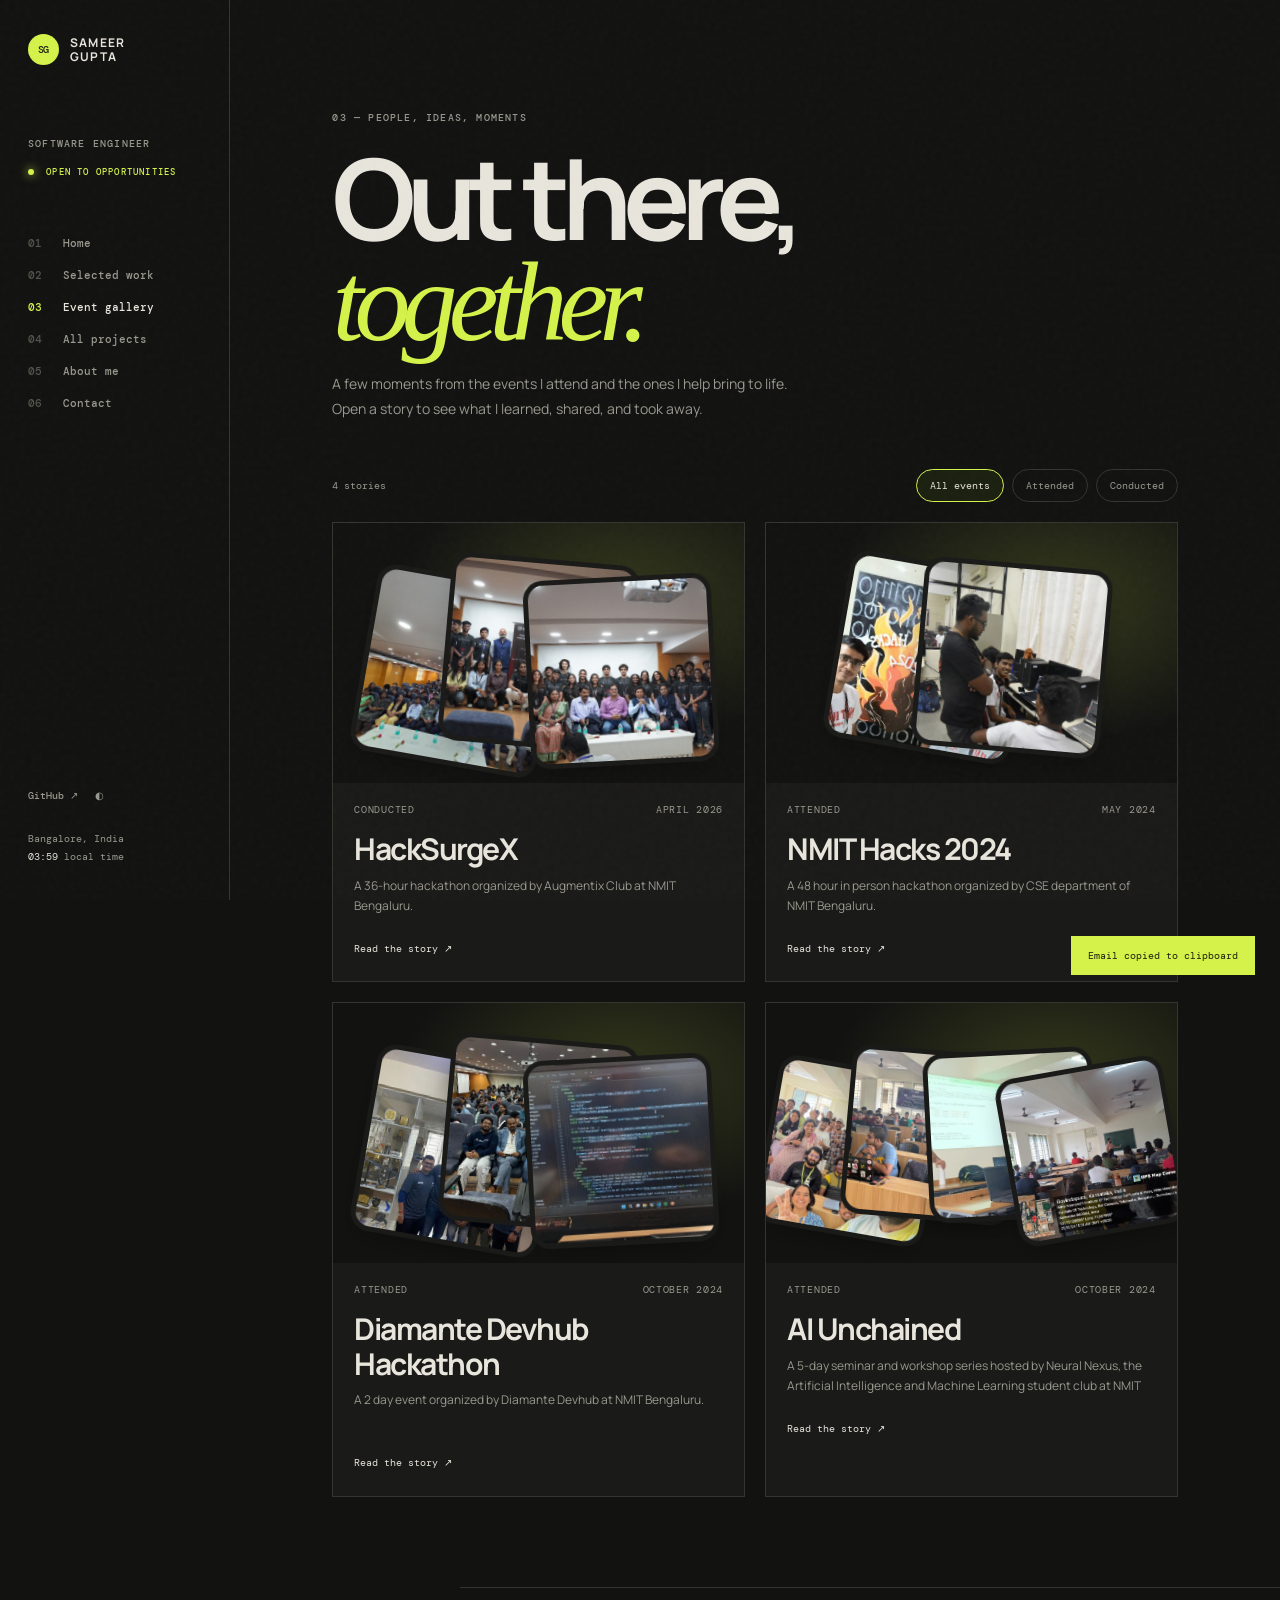
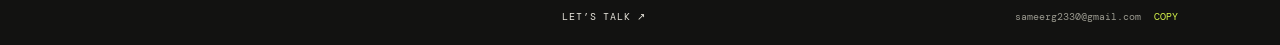
<file: gallery.html>
<!doctype html>
<html lang="en">
  <head>
    <meta charset="UTF-8" />
    <meta name="viewport" content="width=device-width, initial-scale=1.0" />
    <meta name="description" content="A collection of events Sameer Gupta has attended and conducted, with stories and moments from each." />
    <title>Event gallery — Sameer Gupta</title>
    <link rel="preconnect" href="https://fonts.googleapis.com" />
    <link rel="preconnect" href="https://fonts.gstatic.com" crossorigin />
    <link href="https://fonts.googleapis.com/css2?family=DM+Mono:wght@400;500&family=Manrope:wght@400;500;600;700;800&display=swap" rel="stylesheet" />
    <link rel="stylesheet" href="styles.css" />
    <link rel="stylesheet" href="gallery.css" />
  </head>
  <body>
    <div class="noise"></div>
    <aside class="sidebar" aria-label="Primary navigation">
      <a class="brand" href="index.html#top" aria-label="Sameer Gupta home"><span class="brand-mark">SG</span><span>sameer<br />gupta</span></a>
      <div class="side-meta">
        <span class="eyebrow">Software engineer</span>
        <span class="status"><i></i> open to opportunities</span>
      </div>
      <nav class="side-nav">
        <a href="index.html#top"><span>01</span>Home</a>
        <a href="index.html#work"><span>02</span>Selected work</a>
        <a class="active" href="#gallery"><span>03</span>Event gallery</a>
        <a href="projects.html"><span>04</span>All projects</a>
        <a href="index.html#about"><span>05</span>About me</a>
        <a href="index.html#contact"><span>06</span>Contact</a>
      </nav>
      <div class="side-bottom">
        <div class="socials"><a href="https://github.com/SamG1123" target="_blank" rel="noreferrer" aria-label="GitHub profile">GitHub ↗</a><button id="themeToggle" aria-label="Toggle color theme">◐</button></div>
        <span class="location">Bangalore, India<br /><span id="clock">--:--</span> local time</span>
      </div>
    </aside>

    <header class="mobile-header">
      <a class="brand" href="index.html#top"><span class="brand-mark">SG</span><span>sameer gupta</span></a>
      <button class="menu-toggle" id="menuToggle" aria-expanded="false" aria-controls="mobileNav">Menu <span>+</span></button>
    </header>
    <nav class="mobile-nav" id="mobileNav">
      <a href="index.html#top">01 / Home</a><a href="index.html#work">02 / Selected work</a><a href="#gallery">03 / Event gallery</a><a href="projects.html">04 / All projects</a><a href="index.html#about">05 / About me</a><a href="index.html#contact">06 / Contact</a>
    </nav>

    <main id="top">
      <section class="gallery-section section-pad" id="gallery">
        <header class="gallery-heading reveal">
          <span class="eyebrow">03 — people, ideas, moments</span>
          <h1>Out there,<br /><em>together.</em></h1>
          <p>A few moments from the events I attend and the ones I help bring to life. Open a story to see what I learned, shared, and took away.</p>
        </header>

        <div class="gallery-toolbar reveal">
          <span class="gallery-count" id="galleryCount" aria-live="polite">Loading events…</span>
          <div class="gallery-filters" role="group" aria-label="Filter events">
            <button class="gallery-filter active" type="button" data-filter="all" aria-pressed="true">All events</button>
            <button class="gallery-filter" type="button" data-filter="attended" aria-pressed="false">Attended</button>
            <button class="gallery-filter" type="button" data-filter="conducted" aria-pressed="false">Conducted</button>
          </div>
        </div>

        <div class="gallery-grid" id="galleryGrid" aria-live="polite"></div>
        <div class="gallery-empty" id="galleryEmpty" hidden>
          <span class="eyebrow">The next story starts here</span>
          <h2>Your event moments,<br /><em>in one place.</em></h2>
          <p>Add event photos to <code>public/events/</code>, then list each image path, alt text, and caption in the event’s <code>images</code> array in <code>gallery.js</code>. Choose <code>attended</code> or <code>conducted</code> to make events filterable.</p>
        </div>

        <dialog class="event-dialog" id="eventDialog" aria-labelledby="dialogTitle">
          <form method="dialog" class="dialog-close-row">
            <button class="dialog-close" aria-label="Close event details">Close <span aria-hidden="true">×</span></button>
          </form>
          <div class="dialog-gallery" id="dialogGallery"></div>
          <p class="dialog-image-caption" id="dialogImageCaption" aria-live="polite"></p>
          <div class="dialog-content">
            <div class="event-meta"><span id="dialogCategory"></span><span id="dialogDate"></span></div>
            <h2 id="dialogTitle"></h2>
            <p class="dialog-location" id="dialogLocation"></p>
            <div class="dialog-story" id="dialogStory"></div>
          </div>
        </dialog>
      </section>
      <footer class="gallery-footer">
        <a href="mailto:sameerg2330@gmail.com">Let’s talk ↗</a>
        <button class="copy-email" id="copyEmail">sameerg2330@gmail.com <span>copy</span></button>
      </footer>
    </main>
    <div class="toast" id="toast">Email copied to clipboard</div>
    <script src="script.js"></script>
    <script src="gallery-bounce.js"></script>
    <script src="gallery.js"></script>
  </body>
</html>
</file>
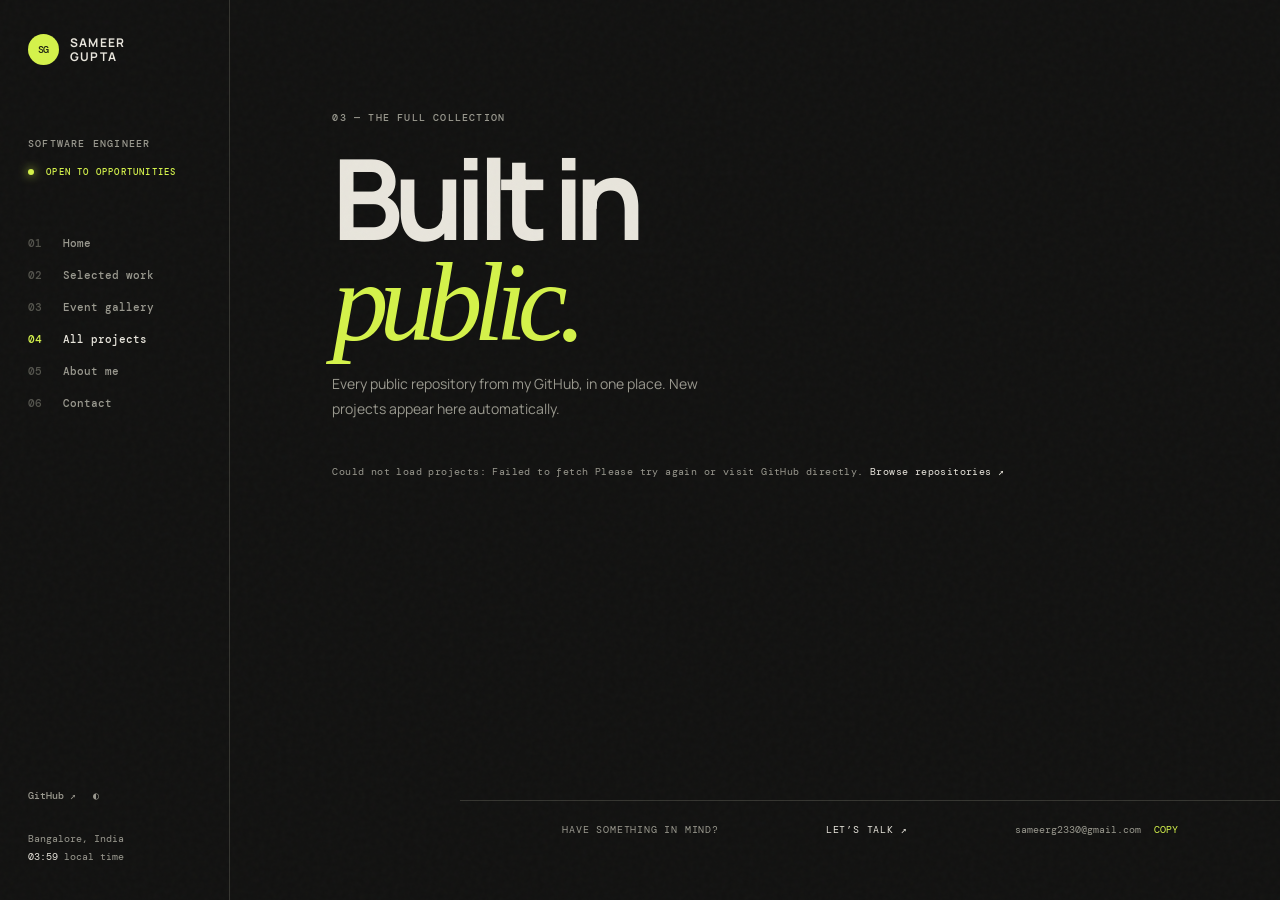
<file: projects.html>
<!doctype html>
<html lang="en">
  <head>
    <meta charset="UTF-8" />
    <meta name="viewport" content="width=device-width, initial-scale=1.0" />
    <meta name="description" content="Explore all of Sameer Gupta's public GitHub projects." />
    <title>Projects — Sameer Gupta</title>
    <link rel="preconnect" href="https://fonts.googleapis.com" />
    <link rel="preconnect" href="https://fonts.gstatic.com" crossorigin />
    <link href="https://fonts.googleapis.com/css2?family=DM+Mono:wght@400;500&family=Manrope:wght@400;500;600;700;800&display=swap" rel="stylesheet" />
    <link rel="stylesheet" href="styles.css" />
    <link rel="stylesheet" href="projects.css" />
  </head>
  <body>
    <div class="noise"></div>
    <aside class="sidebar" aria-label="Primary navigation">
      <a class="brand" href="index.html#top" aria-label="Sameer Gupta home"><span class="brand-mark">SG</span><span>sameer<br />gupta</span></a>
      <div class="side-meta">
        <span class="eyebrow">Software engineer</span>
        <span class="status"><i></i> open to opportunities</span>
      </div>
      <nav class="side-nav">
        <a href="index.html#top"><span>01</span>Home</a>
        <a href="index.html#work"><span>02</span>Selected work</a>
        <a href="gallery.html"><span>03</span>Event gallery</a>
        <a class="active" href="#projects"><span>04</span>All projects</a>
        <a href="index.html#about"><span>05</span>About me</a>
        <a href="index.html#contact"><span>06</span>Contact</a>
      </nav>
      <div class="side-bottom">
        <div class="socials"><a href="https://github.com/SamG1123" target="_blank" rel="noreferrer" aria-label="GitHub profile">GitHub ↗</a><button id="themeToggle" aria-label="Toggle color theme">◐</button></div>
        <span class="location">Bangalore, India<br /><span id="clock">--:--</span> local time</span>
      </div>
    </aside>

    <header class="mobile-header">
      <a class="brand" href="index.html#top"><span class="brand-mark">SG</span><span>sameer gupta</span></a>
      <button class="menu-toggle" id="menuToggle" aria-expanded="false" aria-controls="mobileNav">Menu <span>+</span></button>
    </header>
    <nav class="mobile-nav" id="mobileNav">
      <a href="index.html#top">01 / Home</a><a href="index.html#work">02 / Selected work</a><a href="gallery.html">03 / Event gallery</a><a href="#projects">04 / All projects</a><a href="index.html#about">05 / About me</a><a href="index.html#contact">06 / Contact</a>
    </nav>

    <main id="top">
      <section class="projects-section section-pad" id="projects">
        <div class="projects-heading reveal">
          <span class="eyebrow">03 — the full collection</span>
          <h1>Built in<br /><em>public.</em></h1>
          <p>Every public repository from my GitHub, in one place. New projects appear here automatically.</p>
        </div>
        <p class="projects-status" id="projectsStatus" role="status" aria-live="polite">Loading public repositories…</p>
        <div class="project-grid" id="projectGrid" aria-busy="true"></div>
      </section>
      <footer class="projects-footer">
        <span>Have something in mind?</span>
        <a href="mailto:sameerg2330@gmail.com">Let’s talk ↗</a>
        <button class="copy-email" id="copyEmail">sameerg2330@gmail.com <span>copy</span></button>
      </footer>
    </main>
    <div class="toast" id="toast">Email copied to clipboard</div>
    <script src="script.js"></script>
    <script src="projects.js"></script>
  </body>
</html>
</file>
<file: styles.css>
:root{--bg:#121211;--surface:#1a1a18;--text:#e8e5dc;--muted:#99988e;--line:#353530;--accent:#d4f24a;--accent-dark:#1b2010;--serif:Georgia,'Times New Roman',serif;--mono:'DM Mono',monospace;--sans:Manrope,Arial,sans-serif}
*{box-sizing:border-box}html{scroll-behavior:smooth}body{margin:0;background:var(--bg);color:var(--text);font-family:var(--sans);font-size:15px;line-height:1.5}body.light{--bg:#f1f0e9;--surface:#e5e4dc;--text:#1c1c19;--muted:#66665f;--line:#c9c8bf;--accent:#365f28;--accent-dark:#eff8df}.noise{position:fixed;inset:0;pointer-events:none;opacity:.035;z-index:20;background-image:url("data:image/svg+xml,%3Csvg viewBox='0 0 180 180' xmlns='http://www.w3.org/2000/svg'%3E%3Cfilter id='n'%3E%3CfeTurbulence type='fractalNoise' baseFrequency='.9' numOctaves='4' stitchTiles='stitch'/%3E%3C/filter%3E%3Crect width='100%25' height='100%25' filter='url(%23n)' opacity='.7'/%3E%3C/svg%3E")}.sidebar{position:fixed;top:0;bottom:0;left:0;width:230px;border-right:1px solid var(--line);padding:34px 28px;display:flex;flex-direction:column;z-index:10}.brand{display:flex;align-items:center;gap:11px;color:var(--text);font-size:12px;line-height:1.1;text-transform:uppercase;letter-spacing:.1em;font-weight:700;text-decoration:none}.brand-mark{display:grid;place-items:center;background:var(--accent);color:var(--accent-dark);width:31px;height:31px;border-radius:50%;font:500 10px var(--mono);letter-spacing:-.08em}.side-meta{margin-top:72px;display:grid;gap:16px}.eyebrow,.side-meta{font:500 10px var(--mono);text-transform:uppercase;letter-spacing:.12em}.eyebrow{color:var(--muted)}.status{color:var(--accent);font-size:9px}.status i{display:inline-block;width:6px;height:6px;border-radius:50%;background:var(--accent);margin-right:6px;box-shadow:0 0 10px var(--accent)}.side-nav{display:grid;gap:18px;margin-top:58px}.side-nav a{color:var(--muted);text-decoration:none;font:500 11px var(--mono);transition:.2s}.side-nav a span{display:inline-block;width:35px;color:#54544d}.side-nav a:hover,.side-nav a.active{color:var(--text)}.side-nav a.active span{color:var(--accent)}.side-bottom{margin-top:auto;display:grid;gap:28px}.socials{display:flex;gap:17px;align-items:center}.socials a,.socials button{color:var(--muted);font:500 10px var(--mono);text-decoration:none;background:none;border:0;padding:0;cursor:pointer}.socials a:hover,.socials button:hover{color:var(--accent)}.location{font:10px var(--mono);line-height:1.8;color:var(--muted)}#clock{color:var(--text)}main{margin-left:230px}.section-pad{padding-left:8vw;padding-right:8vw}.hero{min-height:100vh;padding-top:19vh;padding-bottom:42px;display:flex;flex-direction:column}.hero-kicker{display:flex;align-items:center;gap:13px;font:500 10px var(--mono);text-transform:uppercase;letter-spacing:.12em;color:var(--muted)}.line{width:35px;height:1px;background:var(--accent)}.hero-copy{max-width:880px;margin:auto 0}.hero-overline{font:400 clamp(18px,2vw,27px) var(--serif);color:var(--muted);margin:0 0 22px}.hero-overline em,.hero h1 span,.section-heading em,.about-statement em,.contact h2 em{color:var(--accent);font-style:italic}.hero h1{font-size:clamp(54px,8vw,116px);letter-spacing:-.08em;line-height:.94;margin:0;font-weight:700}.hero h1 span{font-family:var(--serif);font-weight:400;letter-spacing:-.1em}.hero h1 b{font-size:.45em;color:var(--accent);vertical-align:middle;font-weight:400;margin:0 .07em}.hero-description{max-width:480px;color:var(--muted);font-size:14px;line-height:1.8;margin:38px 0 30px}.hero-actions{display:flex;gap:27px;align-items:center}.button{display:inline-flex;gap:26px;align-items:center;text-decoration:none;font-size:12px;font-weight:700;padding:15px 18px;transition:transform .25s,background .25s}.button span,.project-link span{font-size:17px;font-weight:400}.button-primary{background:var(--accent);color:var(--accent-dark)}.button-primary:hover{transform:translateY(-3px);background:#e2fd61}.text-link,.project-link{color:var(--text);font:500 11px var(--mono);text-decoration:none;border-bottom:1px solid var(--line);padding-bottom:7px}.text-link:hover,.project-link:hover{color:var(--accent);border-color:var(--accent)}.hero-footer{display:grid;grid-template-columns:1fr 1fr 1fr;align-items:end;color:var(--muted);font:10px var(--mono);text-transform:uppercase;letter-spacing:.1em}.scroll-arrow{font-size:22px;color:var(--accent);text-align:center}.hero-note{text-align:right;line-height:1.8}.metrics{border-top:1px solid var(--line);border-bottom:1px solid var(--line);display:grid;grid-template-columns:repeat(4,1fr);padding-top:27px;padding-bottom:27px}.metric{display:flex;align-items:center;gap:12px;border-right:1px solid var(--line);padding-left:18px}.metric:first-child{padding-left:0}.metric:last-child{border:0}.metric strong{font:400 clamp(26px,3vw,40px) var(--serif);color:var(--accent)}.metric strong span{font-size:.55em}.metric span{font:9px var(--mono);text-transform:uppercase;letter-spacing:.08em;color:var(--muted);line-height:1.5}.work,.about{padding-top:145px;padding-bottom:145px}.section-heading{display:flex;justify-content:space-between;align-items:end;margin-bottom:70px}.section-heading h2{font-size:clamp(42px,6vw,82px);line-height:.95;letter-spacing:-.07em;margin:22px 0 0}.section-heading h2 em{font-family:var(--serif);font-weight:400}.section-heading>p{width:230px;color:var(--muted);font-size:12px;line-height:1.7;margin:0}.project-list{border-top:1px solid var(--line)}.project{border-bottom:1px solid var(--line);padding:24px 0 29px}.project-top{display:grid;grid-template-columns:1fr 1fr 1fr;color:var(--muted);font:10px var(--mono);text-transform:uppercase;letter-spacing:.08em}.project-type{text-align:center}.project-year{text-align:right}.project-content{display:grid;grid-template-columns:1fr 1fr;gap:70px;align-items:center;padding:45px 5% 35px 0}.project h3{font-size:clamp(38px,5vw,69px);line-height:.93;letter-spacing:-.07em;margin:0 0 20px}.project h3 i{font-family:var(--serif);font-weight:400;color:var(--accent)}.project p{max-width:300px;color:var(--muted);font-size:13px;line-height:1.7;margin:0 0 28px}.project-link{display:inline-flex;gap:18px;align-items:center}.project-visual{height:260px;position:relative;overflow:hidden;background:var(--surface);display:flex;align-items:center;justify-content:center}.visual-label{position:absolute;bottom:17px;left:18px;color:var(--muted);font:9px var(--mono);text-transform:uppercase;letter-spacing:.1em}.terminal-card{width:74%;background:#25251f;border:1px solid #45453a;border-radius:4px;padding:17px 19px;box-shadow:0 20px 40px #0004;transform:rotate(-3deg);font:11px/2 var(--mono);color:#8e8d81}.terminal-card .dots{font-size:7px;color:#6a6a60;display:block;margin-bottom:16px;letter-spacing:2px}.terminal-card code b{color:var(--accent);font-weight:400}.mentor-visual{background:#20271d}.orbit{position:absolute;border:1px solid #83994944;border-radius:50%;width:210px;height:210px;transform:rotate(25deg) skew(-8deg)}.orbit-two{width:280px;height:110px;transform:rotate(-32deg)}.mentor-visual:after{content:'✦';font-size:36px;color:var(--accent);z-index:1}.mentor-visual strong{position:absolute;right:18px;top:17px;font:34px var(--serif);color:var(--accent)}.mentor-visual strong span{font:11px var(--mono);color:var(--muted)}.shell-visual{background:#171b17;align-items:flex-start;justify-content:flex-start;padding:45px 35px;flex-direction:column;font:12px var(--mono)}.prompt{color:var(--muted)}.command{color:var(--accent);margin-top:12px}.cursor{width:7px;height:15px;background:var(--accent);margin:4px 0 0 115px;animation:blink 1s infinite}.data-visual{align-items:end;padding:30px 35px;background:#1d201d}.bars{height:150px;width:100%;display:flex;align-items:end;justify-content:space-around;gap:10px}.bars i{display:block;background:var(--accent);width:10%;height:30%;opacity:.35}.bars i:nth-child(2){height:55%;opacity:.45}.bars i:nth-child(3){height:43%}.bars i:nth-child(4){height:80%;opacity:.65}.bars i:nth-child(5){height:61%}.bars i:nth-child(6){height:95%;opacity:.9}.bars i:nth-child(7){height:76%;opacity:.75}.tags{display:flex;gap:7px;flex-wrap:wrap}.tags span,.skill-cloud span{border:1px solid var(--line);border-radius:30px;padding:6px 11px;color:var(--muted);font:9px var(--mono)}.about{background:var(--surface)}.about-grid{display:grid;grid-template-columns:1fr 1fr;gap:12%;border-top:1px solid var(--line);padding-top:50px}.about-statement>p:first-child{font:400 clamp(26px,3.5vw,47px) var(--serif);line-height:1.1;max-width:500px;margin:0 0 40px}.about-statement .small{font-size:13px;line-height:1.8;color:var(--muted);max-width:410px}.experience{border-top:1px solid var(--line)}.experience-row{display:grid;grid-template-columns:120px 1fr;gap:15px;padding:20px 0;border-bottom:1px solid var(--line)}.experience-row>span{font:10px var(--mono);color:var(--muted)}.experience-row strong{font-size:13px;font-weight:600}.experience-row p{font-size:11px;color:var(--muted);margin:5px 0 0}.skills{border-top:1px solid var(--line);margin-top:100px;padding-top:25px;display:grid;grid-template-columns:1fr 3fr;gap:20px}.skill-cloud{display:flex;flex-wrap:wrap;gap:8px}.skill-cloud span{color:var(--text);padding:9px 13px}.contact{padding-top:145px;padding-bottom:25px}.contact-inner{min-height:510px;display:flex;flex-direction:column;justify-content:center}.contact h2{font-size:clamp(48px,7vw,96px);line-height:.9;letter-spacing:-.08em;margin:25px 0}.contact h2 em{font-family:var(--serif);font-weight:400}.contact-inner>p{color:var(--muted);font-size:14px;max-width:330px;line-height:1.8}.contact-actions{display:flex;align-items:center;gap:27px;margin-top:25px}.copy-email{border:0;border-bottom:1px solid var(--line);padding:0 0 8px;background:none;color:var(--muted);font:11px var(--mono);cursor:pointer}.copy-email span{color:var(--accent);margin-left:10px}.copy-email:hover{color:var(--text)}footer{border-top:1px solid var(--line);padding-top:22px;display:flex;justify-content:space-between;color:var(--muted);font:9px var(--mono);text-transform:uppercase;letter-spacing:.08em}footer a{color:var(--text);text-decoration:none}.mobile-header,.mobile-nav{display:none}.toast{position:fixed;bottom:25px;right:25px;padding:13px 17px;background:var(--accent);color:var(--accent-dark);font:10px var(--mono);transform:translateY(100px);transition:.3s;z-index:30}.toast.show{transform:translateY(0)}.reveal{opacity:0;transform:translateY(18px);transition:opacity .7s,transform .7s}.reveal.visible{opacity:1;transform:none}@keyframes blink{50%{opacity:0}}@media(max-width:800px){.sidebar{display:none}.mobile-header{height:76px;padding:20px;display:flex;align-items:center;justify-content:space-between;border-bottom:1px solid var(--line);position:relative;z-index:12}.mobile-header .brand span:last-child{font-size:10px}.menu-toggle{color:var(--text);background:none;border:0;font:10px var(--mono);text-transform:uppercase}.menu-toggle span{color:var(--accent);font-size:17px;margin-left:7px}.mobile-nav{display:none;position:absolute;z-index:11;top:76px;left:0;right:0;background:var(--surface);padding:25px 20px;border-bottom:1px solid var(--line)}.mobile-nav.open{display:grid;gap:20px}.mobile-nav a{color:var(--text);text-decoration:none;font:11px var(--mono)}main{margin:0}.section-pad{padding-left:20px;padding-right:20px}.hero{min-height:calc(100vh - 76px);padding-top:55px}.hero-copy{margin:auto 0}.hero h1{font-size:clamp(49px,14vw,84px)}.hero-description{font-size:13px}.hero-footer{grid-template-columns:1fr 1fr;gap:10px}.hero-footer .hero-note{display:none}.metrics{grid-template-columns:1fr 1fr;gap:20px;padding-top:22px;padding-bottom:22px}.metric{padding:0!important;border:0}.metric strong{font-size:29px}.work,.about,.contact{padding-top:90px;padding-bottom:90px}.section-heading{display:block;margin-bottom:48px}.section-heading h2{font-size:57px;margin-bottom:25px}.section-heading>p{width:auto}.project-content{grid-template-columns:1fr;gap:30px;padding:35px 0}.project h3{font-size:54px}.project-visual{height:220px}.about-grid{grid-template-columns:1fr;gap:55px}.skills{display:block;margin-top:70px}.skill-cloud{margin-top:20px}.contact-inner{min-height:500px}.contact h2{font-size:59px}.contact-actions{align-items:flex-start;flex-direction:column;gap:25px}footer{gap:18px;flex-wrap:wrap}footer span:nth-child(2){order:3;width:100%}}
</file>
<file: gallery.css>
.gallery-section {
  min-height: calc(100vh - 100px);
  padding-top: 105px;
  padding-bottom: 90px;
}

.gallery-heading {
  max-width: 700px;
  margin-bottom: 48px;
}

.gallery-heading h1 {
  margin: 20px 0 18px;
  font-size: clamp(58px, 9vw, 112px);
  line-height: .9;
  letter-spacing: -.08em;
}

.gallery-heading h1 em,
.gallery-empty h2 em {
  color: var(--accent);
  font-family: var(--serif);
  font-weight: 400;
}

.gallery-heading p {
  max-width: 480px;
  color: var(--muted);
  font-size: 14px;
  line-height: 1.8;
}

.gallery-toolbar {
  display: flex;
  align-items: center;
  justify-content: space-between;
  gap: 20px;
  margin-bottom: 20px;
}

.gallery-count,
.gallery-filter,
.event-meta {
  font: 10px var(--mono);
}

.gallery-count,
.event-meta {
  color: var(--muted);
}

.gallery-filters {
  display: flex;
  flex-wrap: wrap;
  gap: 8px;
}

.gallery-filter {
  padding: 9px 13px;
  border: 1px solid var(--line);
  border-radius: 999px;
  background: transparent;
  color: var(--muted);
  cursor: pointer;
  transition: border-color .2s ease, color .2s ease, background .2s ease;
}

.gallery-filter:hover,
.gallery-filter.active {
  border-color: var(--accent);
  color: var(--text);
}

.gallery-filter.active {
  background: var(--accent-dark);
}

.gallery-grid {
  display: grid;
  grid-template-columns: repeat(2, minmax(0, 1fr));
  gap: 20px;
}

.event-card {
  min-width: 0;
  border: 1px solid var(--line);
  background: var(--surface);
}

.event-card-open {
  display: block;
  width: 100%;
  padding: 0;
  border: 0;
  background: transparent;
  color: inherit;
  font: inherit;
  text-align: left;
  cursor: pointer;
}

.event-card-visual {
  position: relative;
  display: grid;
  min-height: 260px;
  place-items: center;
  overflow: hidden;
  background:
    radial-gradient(ellipse at 70% 30%, color-mix(in srgb, var(--accent) 18%, transparent), transparent 55%),
    var(--bg);
}

.bounce-cards {
  position: relative;
  width: 100%;
  height: 100%;
  min-height: inherit;
  touch-action: pan-y;
  -webkit-tap-highlight-color: transparent;
}

.bounce-cards__card {
  position: absolute;
  top: 50%;
  left: 50%;
  aspect-ratio: 1;
  overflow: hidden;
  padding: 5px;
  border: 0;
  border-radius: 20px;
  background: var(--surface);
  box-shadow: 0 10px 28px -6px rgb(0 0 0 / 32%);
  transform: translate(-50%, -50%) scale(0);
  transition: box-shadow .3s ease;
  will-change: transform;
  pointer-events: none;
}

.bounce-cards__card[data-selected],
.bounce-cards__card[data-active] {
  box-shadow: 0 22px 44px -10px rgb(0 0 0 / 48%);
}

.bounce-cards__card--unavailable {
  position: relative;
  background: var(--accent-dark);
}

.bounce-cards__card--unavailable::after {
  position: absolute;
  inset: 0;
  display: grid;
  place-items: center;
  color: var(--text);
  content: "Image unavailable";
  font: 10px var(--mono);
}

.bounce-cards__card img {
  display: block;
  width: 100%;
  height: 100%;
  border-radius: 15px;
  object-fit: cover;
  pointer-events: none;
  user-select: none;
}

.bounce-cards__card:is(button) {
  cursor: pointer;
}

.bounce-cards__card:focus-visible {
  outline: 2px solid var(--accent);
  outline-offset: 3px;
}

.event-card-visual-fallback {
  color: var(--accent);
  font: 16px var(--mono);
}

.event-card-details {
  padding: 20px 21px 23px;
}

.event-meta {
  display: flex;
  justify-content: space-between;
  gap: 12px;
  text-transform: uppercase;
  letter-spacing: .07em;
}

.event-card h2 {
  margin: 16px 0 9px;
  font-size: clamp(21px, 2.5vw, 30px);
  line-height: 1.15;
  letter-spacing: -.05em;
  overflow-wrap: anywhere;
}

.event-card-details > p {
  min-height: 42px;
  margin: 0 0 18px;
  color: var(--muted);
  font-size: 12px;
  line-height: 1.7;
}

.event-card-link {
  color: var(--text);
  font: 10px var(--mono);
}

.event-card-open:hover .event-card-link {
  color: var(--accent);
}

.gallery-empty {
  padding: 54px 30px;
  border: 1px solid var(--line);
  background: var(--surface);
  text-align: center;
}

.gallery-empty[hidden] {
  display: none;
}

.gallery-empty h2 {
  margin: 18px 0 12px;
  font-size: clamp(28px, 4vw, 42px);
  line-height: 1.05;
  letter-spacing: -.06em;
}

.gallery-empty > p {
  max-width: 550px;
  margin: 0 auto;
  color: var(--muted);
  font-size: 12px;
  line-height: 1.8;
}

.gallery-empty code {
  color: var(--text);
  font: 11px var(--mono);
}

.event-dialog {
  width: min(680px, calc(100% - 32px));
  max-height: min(88vh, 900px);
  padding: 0;
  overflow: auto;
  border: 1px solid var(--line);
  background: var(--bg);
  color: var(--text);
}

.event-dialog::backdrop {
  background: rgb(0 0 0 / 75%);
  backdrop-filter: blur(4px);
}

.dialog-close-row {
  position: sticky;
  top: 0;
  z-index: 1;
  display: flex;
  justify-content: flex-end;
  padding: 12px;
  background: var(--bg);
}

.dialog-close {
  padding: 8px 11px;
  border: 1px solid var(--line);
  background: var(--surface);
  color: var(--text);
  font: 10px var(--mono);
  cursor: pointer;
}

.dialog-close span {
  margin-left: 6px;
  color: var(--accent);
}

.dialog-gallery {
  min-height: 270px;
  padding: 12px 20px 0;
  background:
    radial-gradient(ellipse at 70% 30%, color-mix(in srgb, var(--accent) 12%, transparent), transparent 55%),
    var(--surface);
}

.dialog-gallery:empty {
  display: none;
}

.dialog-bounce-cards {
  height: 260px;
  min-height: 0;
}

.dialog-image-caption {
  min-height: 1.5em;
  margin: 0;
  padding: 0 28px 8px;
  color: var(--muted);
  font-size: 12px;
  line-height: 1.7;
  text-align: center;
}

.dialog-image-caption[hidden] {
  display: none;
}

.dialog-content {
  padding: 26px clamp(22px, 6vw, 44px) 38px;
}

.dialog-content h2 {
  margin: 15px 0 8px;
  font-size: clamp(30px, 6vw, 48px);
  line-height: 1;
  letter-spacing: -.06em;
}

.dialog-location {
  margin: 0 0 24px;
  color: var(--muted);
  font: 10px var(--mono);
}

.dialog-story {
  color: var(--muted);
  font-size: 13px;
  line-height: 1.85;
}

.dialog-story p {
  margin: 0 0 14px;
}

.gallery-footer {
  display: flex;
  align-items: center;
  justify-content: space-between;
  gap: 20px;
  margin-left: 230px;
  padding: 22px 8vw;
  border-top: 1px solid var(--line);
  color: var(--muted);
  font: 10px var(--mono);
}

.gallery-footer a {
  color: var(--text);
  text-decoration: none;
}

.gallery-footer .copy-email {
  padding: 0;
  border: 0;
  background: none;
  color: var(--muted);
  font: inherit;
  cursor: pointer;
}

.gallery-footer .copy-email span {
  margin-left: 7px;
  color: var(--accent);
  text-transform: uppercase;
}

@media (max-width: 800px) {
  .gallery-section {
    padding-top: 65px;
  }

  .gallery-footer {
    margin-left: 0;
  }
}

@media (max-width: 620px) {
  .gallery-grid {
    grid-template-columns: 1fr;
  }

  .gallery-toolbar {
    align-items: flex-start;
    flex-direction: column;
  }

  .event-card-visual {
    min-height: 220px;
  }

  .dialog-gallery {
    min-height: 220px;
    padding-right: 10px;
    padding-left: 10px;
  }

  .dialog-bounce-cards {
    height: 210px;
  }

  .gallery-footer {
    flex-wrap: wrap;
    padding-right: 7vw;
    padding-left: 7vw;
  }
}

@media (prefers-reduced-motion: reduce) {
  .gallery-filter {
    transition: none;
  }
}
</file>
<file: projects.css>
.projects-section {
  min-height: calc(100vh - 100px);
  padding-top: 105px;
  padding-bottom: 90px;
}

.projects-heading {
  max-width: 680px;
  margin-bottom: 44px;
}

.projects-heading h1 {
  margin: 20px 0 18px;
  font-size: clamp(58px, 9vw, 112px);
  line-height: .9;
  letter-spacing: -.08em;
}

.projects-heading h1 em {
  color: var(--accent);
  font-family: var(--serif);
  font-weight: 400;
}

.projects-heading p {
  max-width: 410px;
  color: var(--muted);
  font-size: 14px;
  line-height: 1.8;
}

.projects-status {
  margin: 0 0 19px;
  color: var(--muted);
  font: 10px var(--mono);
  letter-spacing: .04em;
}

.project-grid {
  display: grid;
  grid-template-columns: repeat(2, minmax(0, 1fr));
  gap: 20px;
}

.project-grid[aria-busy="true"] {
  min-height: 200px;
}

.project-card {
  min-width: 0;
  overflow: hidden;
  border: 1px solid var(--line);
  background: var(--surface);
}

.project-card-visual {
  position: relative;
  display: grid;
  min-height: 210px;
  place-items: center;
  overflow: hidden;
  background:
    radial-gradient(ellipse at 70% 30%, color-mix(in srgb, var(--accent) 18%, transparent), transparent 55%),
    var(--bg);
}

.project-card-visual img {
  position: absolute;
  inset: 0;
  width: 100%;
  height: 100%;
  object-fit: cover;
  transition: transform .45s ease;
}

.project-card:hover .project-card-visual img {
  transform: scale(1.035);
}

.project-card-fallback {
  max-width: 90%;
  color: var(--accent);
  font: clamp(20px, 3vw, 34px) var(--serif);
  overflow-wrap: anywhere;
  text-align: center;
}

.project-card-visual:not(.has-fallback) .project-card-fallback {
  display: none;
}

.project-card-details {
  padding: 20px 21px 23px;
}

.project-card-meta {
  display: flex;
  justify-content: space-between;
  gap: 12px;
  color: var(--muted);
  font: 9px var(--mono);
  text-transform: uppercase;
  letter-spacing: .07em;
}

.project-card h2 {
  margin: 16px 0 9px;
  font-size: clamp(21px, 2.5vw, 30px);
  line-height: 1.15;
  letter-spacing: -.05em;
  overflow-wrap: anywhere;
}

.project-card-details p {
  min-height: 66px;
  margin: 0 0 20px;
  color: var(--muted);
  font-size: 12px;
  line-height: 1.7;
}

.project-card-link,
.projects-status a {
  color: var(--text);
  font: 10px var(--mono);
  text-decoration: none;
}

.project-card-link:hover,
.projects-status a:hover {
  color: var(--accent);
}

.projects-footer {
  display: flex;
  align-items: center;
  justify-content: space-between;
  gap: 20px;
  margin-left: 230px;
  padding: 22px 8vw;
  border-top: 1px solid var(--line);
  color: var(--muted);
  font: 10px var(--mono);
}

.projects-footer a {
  color: var(--text);
  text-decoration: none;
}

.projects-footer .copy-email {
  padding: 0;
  border: 0;
  background: none;
  color: var(--muted);
  font: inherit;
  cursor: pointer;
}

.projects-footer .copy-email span {
  margin-left: 7px;
  color: var(--accent);
  text-transform: uppercase;
}

@media (max-width: 800px) {
  .projects-section {
    padding-top: 65px;
  }

  .projects-footer {
    margin-left: 0;
  }
}

@media (max-width: 620px) {
  .project-grid {
    grid-template-columns: 1fr;
  }

  .project-card-visual {
    min-height: 190px;
  }

  .projects-footer {
    flex-wrap: wrap;
    padding-right: 7vw;
    padding-left: 7vw;
  }
}

@media (prefers-reduced-motion: reduce) {
  .project-card-visual img {
    transition: none;
  }
}
</file>
